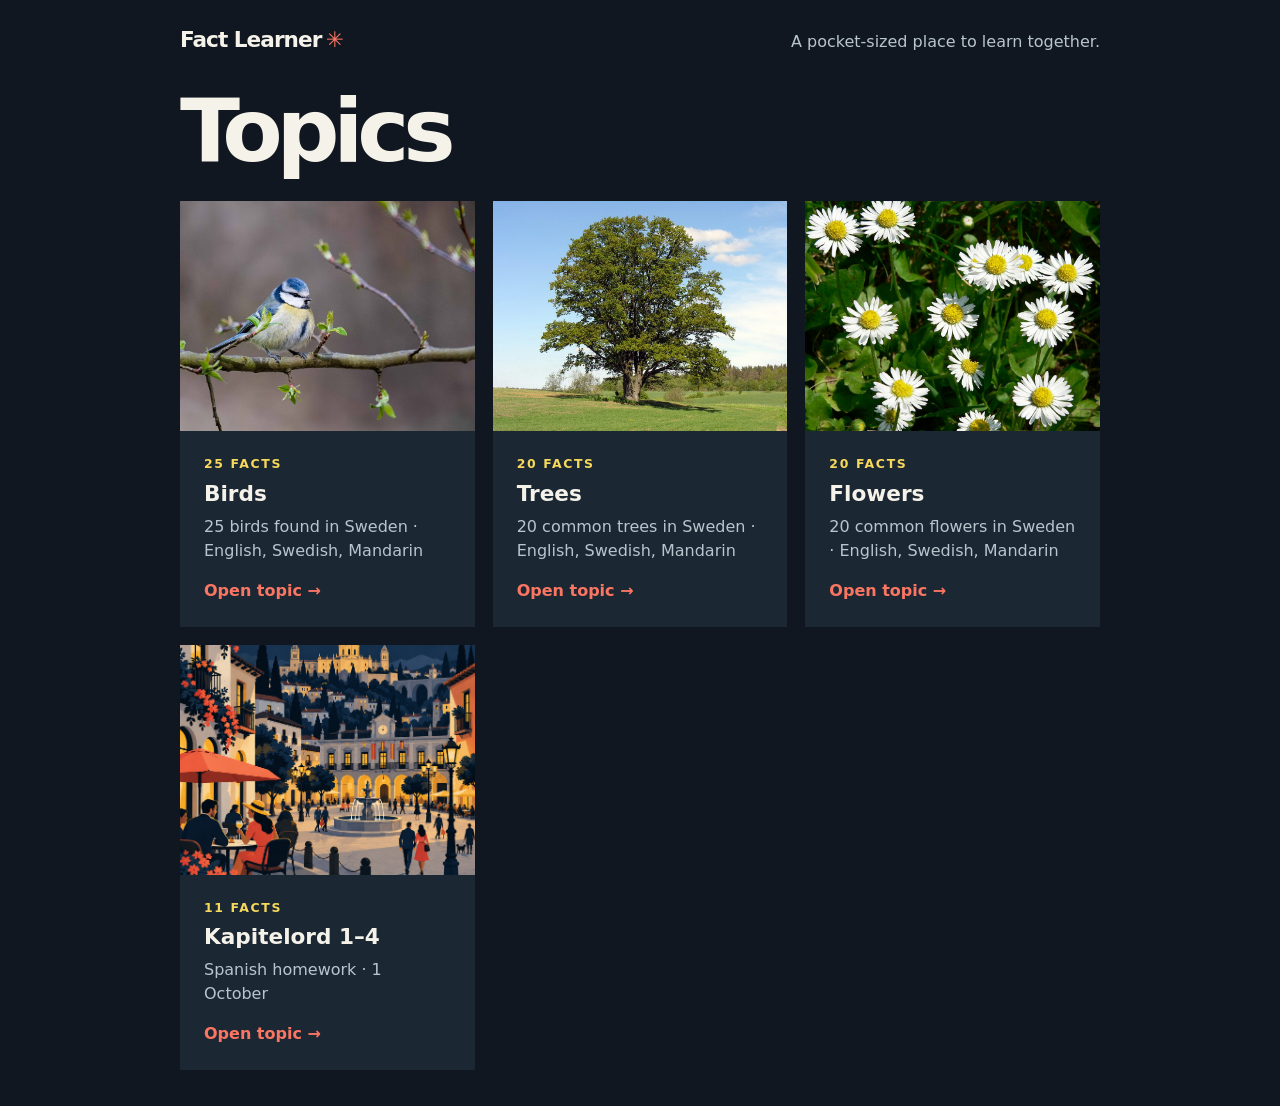
<file: index.html>
<!doctype html>
<html lang="en">
<head>
  <meta charset="utf-8">
  <meta name="viewport" content="width=device-width,initial-scale=1,viewport-fit=cover">
  <meta name="theme-color" content="#101720">
  <title>Fact Learner</title>
  <link rel="stylesheet" href="style.css">
</head>
<body>
  <div class="shell">
    <header class="site-header"><div class="brand">Fact Learner<span aria-hidden="true">✳</span></div><p>A pocket-sized place to learn together.</p></header>
    <main id="app"></main>
  </div>
  <script src="app.js"></script>
</body>
</html>
</file>
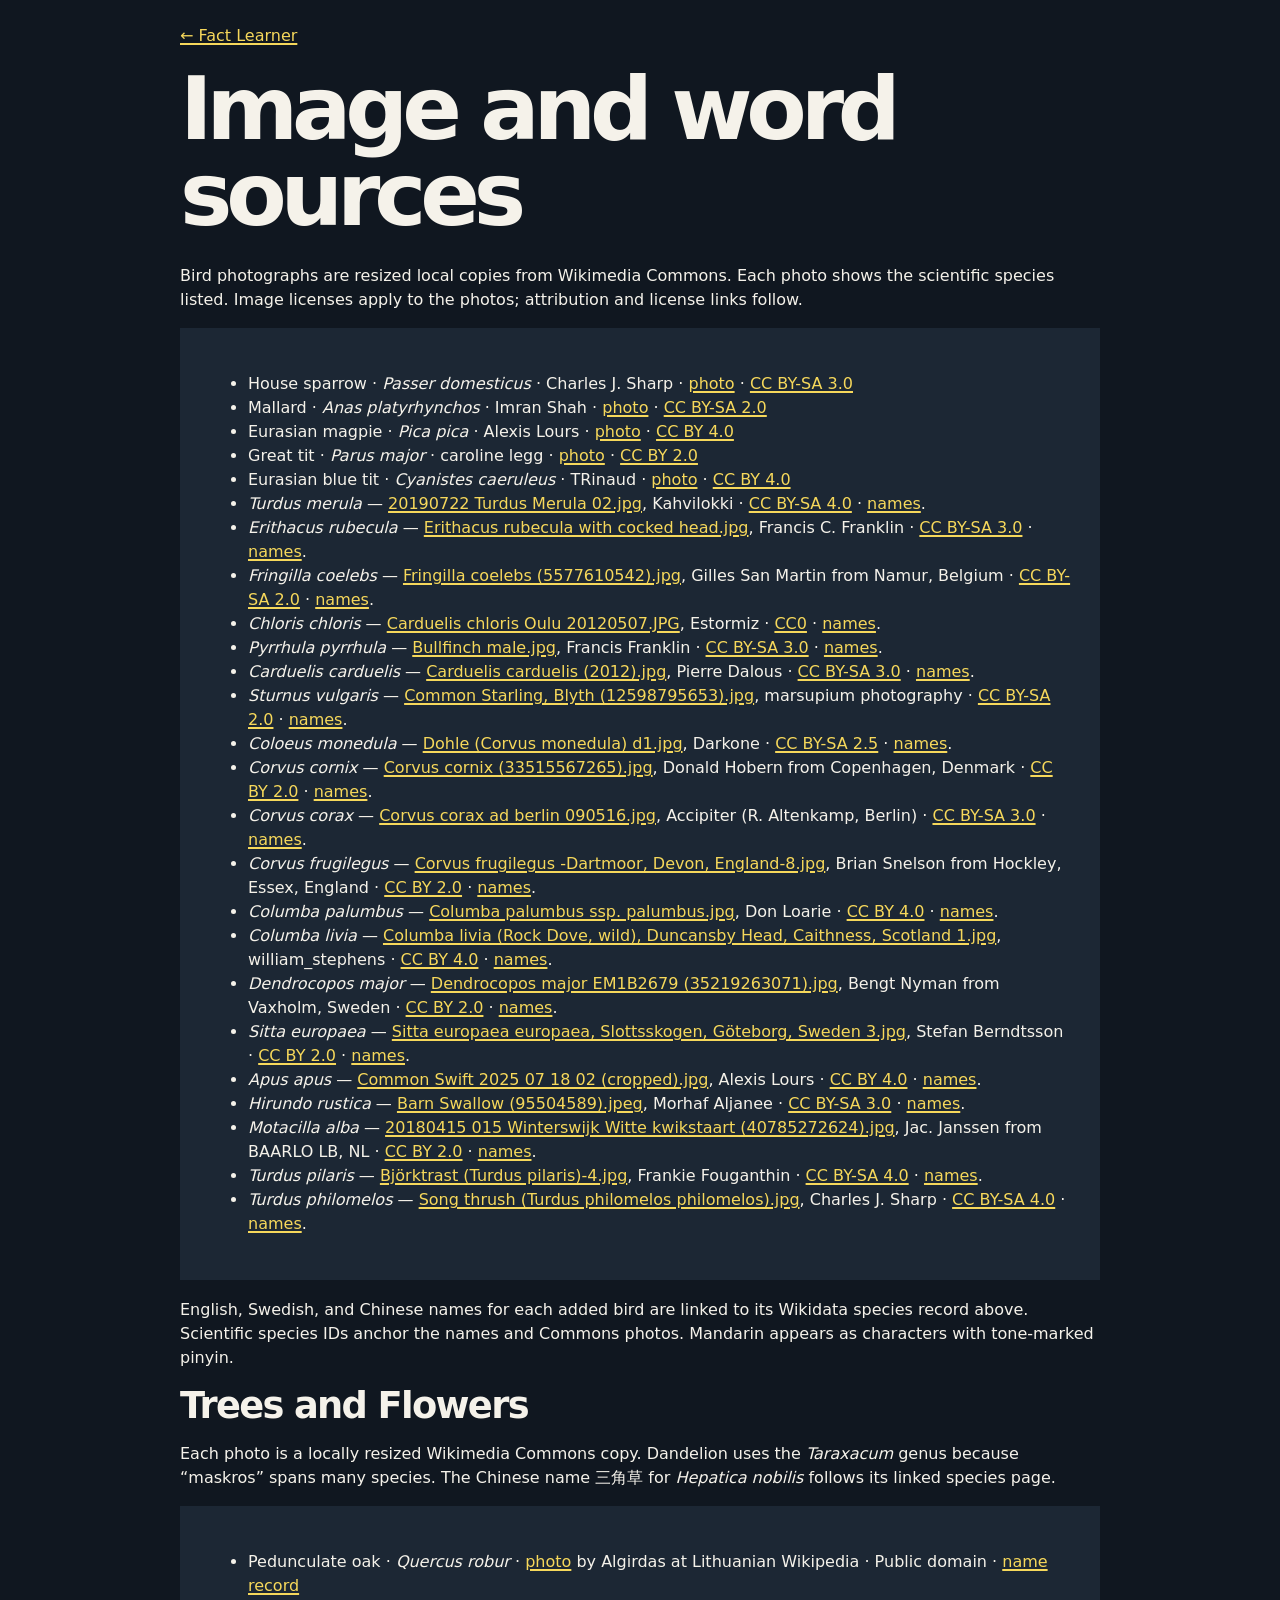
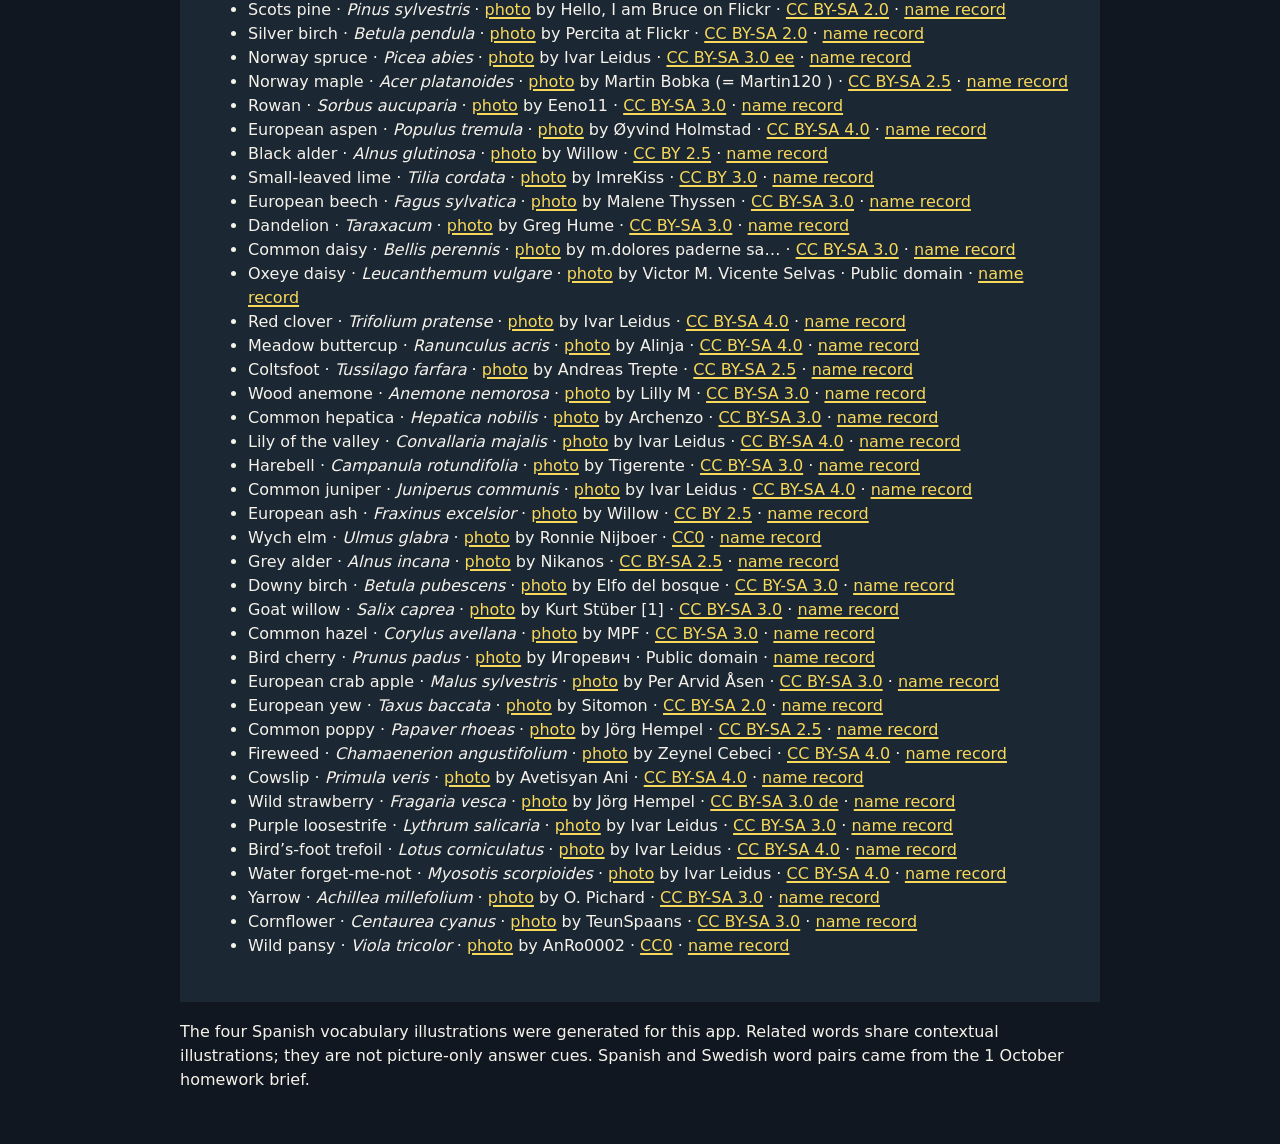
<file: credits.html>
<!doctype html><html lang="en"><head><meta charset="utf-8"><meta name="viewport" content="width=device-width,initial-scale=1"><link rel="stylesheet" href="style.css"><title>Image and word sources</title></head><body><main class="shell"><a href="index.html">← Fact Learner</a><h1>Image and word sources</h1><p>Bird photographs are resized local copies from Wikimedia Commons. Each photo shows the scientific species listed. Image licenses apply to the photos; attribution and license links follow.</p><div class="panel"><ul><li>House sparrow · <i>Passer domesticus</i> · Charles J. Sharp · <a href="https://commons.wikimedia.org/wiki/File:House_sparrow_(Passer_domesticus).jpg">photo</a> · <a href="https://creativecommons.org/licenses/by-sa/3.0/">CC BY-SA 3.0</a></li><li>Mallard · <i>Anas platyrhynchos</i> · Imran Shah · <a href="https://commons.wikimedia.org/wiki/File:Mallard_(Anas_platyrhynchos)_(26436726209).jpg">photo</a> · <a href="https://creativecommons.org/licenses/by-sa/2.0/">CC BY-SA 2.0</a></li><li>Eurasian magpie · <i>Pica pica</i> · Alexis Lours · <a href="https://commons.wikimedia.org/wiki/File:Eurasian_magpie_(Pica_pica).jpg">photo</a> · <a href="https://creativecommons.org/licenses/by/4.0/">CC BY 4.0</a></li><li>Great tit · <i>Parus major</i> · caroline legg · <a href="https://commons.wikimedia.org/wiki/File:Great_tit_-_Parus_major_(51988627968).jpg">photo</a> · <a href="https://creativecommons.org/licenses/by/2.0/">CC BY 2.0</a></li><li>Eurasian blue tit · <i>Cyanistes caeruleus</i> · TRinaud · <a href="https://commons.wikimedia.org/wiki/File:Eurasian_blue_tit_(Cyanistes_caeruleus)_2021.jpg">photo</a> · <a href="https://creativecommons.org/licenses/by/4.0/">CC BY 4.0</a></li><li><i>Turdus merula</i> — <a href="https://commons.wikimedia.org/wiki/File:20190722_Turdus_Merula_02.jpg">20190722 Turdus Merula 02.jpg</a>, Kahvilokki · <a href="https://creativecommons.org/licenses/by-sa-4.0/">CC BY-SA 4.0</a> · <a href="https://www.wikidata.org/entity/Q25234">names</a>.</li>
<li><i>Erithacus rubecula</i> — <a href="https://commons.wikimedia.org/wiki/File:Erithacus_rubecula_with_cocked_head.jpg">Erithacus rubecula with cocked head.jpg</a>, Francis C. Franklin · <a href="https://creativecommons.org/licenses/by-sa-3.0/">CC BY-SA 3.0</a> · <a href="https://www.wikidata.org/entity/Q25334">names</a>.</li>
<li><i>Fringilla coelebs</i> — <a href="https://commons.wikimedia.org/wiki/File:Fringilla_coelebs_(5577610542).jpg">Fringilla coelebs (5577610542).jpg</a>, Gilles San Martin from Namur, Belgium · <a href="https://creativecommons.org/licenses/by-sa-2.0/">CC BY-SA 2.0</a> · <a href="https://www.wikidata.org/entity/Q25383">names</a>.</li>
<li><i>Chloris chloris</i> — <a href="https://commons.wikimedia.org/wiki/File:Carduelis_chloris_Oulu_20120507.JPG">Carduelis chloris Oulu 20120507.JPG</a>, Estormiz · <a href="https://creativecommons.org/publicdomain/zero/1.0/">CC0</a> · <a href="https://www.wikidata.org/entity/Q27075785">names</a>.</li>
<li><i>Pyrrhula pyrrhula</i> — <a href="https://commons.wikimedia.org/wiki/File:Bullfinch_male.jpg">Bullfinch male.jpg</a>, Francis Franklin · <a href="https://creativecommons.org/licenses/by-sa-3.0/">CC BY-SA 3.0</a> · <a href="https://www.wikidata.org/entity/Q25382">names</a>.</li>
<li><i>Carduelis carduelis</i> — <a href="https://commons.wikimedia.org/wiki/File:Carduelis_carduelis_(2012).jpg">Carduelis carduelis (2012).jpg</a>, Pierre Dalous · <a href="https://creativecommons.org/licenses/by-sa-3.0/">CC BY-SA 3.0</a> · <a href="https://www.wikidata.org/entity/Q25418">names</a>.</li>
<li><i>Sturnus vulgaris</i> — <a href="https://commons.wikimedia.org/wiki/File:Common_Starling,_Blyth_(12598795653).jpg">Common Starling, Blyth (12598795653).jpg</a>, marsupium photography · <a href="https://creativecommons.org/licenses/by-sa-2.0/">CC BY-SA 2.0</a> · <a href="https://www.wikidata.org/entity/Q25469">names</a>.</li>
<li><i>Coloeus monedula</i> — <a href="https://commons.wikimedia.org/wiki/File:Dohle_(Corvus_monedula)_d1.jpg">Dohle (Corvus monedula) d1.jpg</a>, Darkone · <a href="https://creativecommons.org/licenses/by-sa-2.5/">CC BY-SA 2.5</a> · <a href="https://www.wikidata.org/entity/Q25345384">names</a>.</li>
<li><i>Corvus cornix</i> — <a href="https://commons.wikimedia.org/wiki/File:Corvus_cornix_(33515567265).jpg">Corvus cornix (33515567265).jpg</a>, Donald Hobern from Copenhagen, Denmark · <a href="https://creativecommons.org/licenses/by-2.0/">CC BY 2.0</a> · <a href="https://www.wikidata.org/entity/Q25405">names</a>.</li>
<li><i>Corvus corax</i> — <a href="https://commons.wikimedia.org/wiki/File:Corvus_corax_ad_berlin_090516.jpg">Corvus corax ad berlin 090516.jpg</a>, Accipiter (R. Altenkamp, Berlin) · <a href="https://creativecommons.org/licenses/by-sa-3.0/">CC BY-SA 3.0</a> · <a href="https://www.wikidata.org/entity/Q25357">names</a>.</li>
<li><i>Corvus frugilegus</i> — <a href="https://commons.wikimedia.org/wiki/File:Corvus_frugilegus_-Dartmoor,_Devon,_England-8.jpg">Corvus frugilegus -Dartmoor, Devon, England-8.jpg</a>, Brian Snelson from Hockley, Essex, England · <a href="https://creativecommons.org/licenses/by-2.0/">CC BY 2.0</a> · <a href="https://www.wikidata.org/entity/Q25386">names</a>.</li>
<li><i>Columba palumbus</i> — <a href="https://commons.wikimedia.org/wiki/File:Columba_palumbus_ssp._palumbus.jpg">Columba palumbus ssp. palumbus.jpg</a>, Don Loarie · <a href="https://creativecommons.org/licenses/by-4.0/">CC BY 4.0</a> · <a href="https://www.wikidata.org/entity/Q26026">names</a>.</li>
<li><i>Columba livia</i> — <a href="https://commons.wikimedia.org/wiki/File:Columba_livia_(Rock_Dove,_wild),_Duncansby_Head,_Caithness,_Scotland_1.jpg">Columba livia (Rock Dove, wild), Duncansby Head, Caithness, Scotland 1.jpg</a>, william_stephens · <a href="https://creativecommons.org/licenses/by-4.0/">CC BY 4.0</a> · <a href="https://www.wikidata.org/entity/Q42326">names</a>.</li>
<li><i>Dendrocopos major</i> — <a href="https://commons.wikimedia.org/wiki/File:Dendrocopos_major_EM1B2679_(35219263071).jpg">Dendrocopos major EM1B2679 (35219263071).jpg</a>, Bengt Nyman from Vaxholm, Sweden · <a href="https://creativecommons.org/licenses/by-2.0/">CC BY 2.0</a> · <a href="https://www.wikidata.org/entity/Q26209">names</a>.</li>
<li><i>Sitta europaea</i> — <a href="https://commons.wikimedia.org/wiki/File:Sitta_europaea_europaea,_Slottsskogen,_G%C3%B6teborg,_Sweden_3.jpg">Sitta europaea europaea, Slottsskogen, Göteborg, Sweden 3.jpg</a>, Stefan Berndtsson · <a href="https://creativecommons.org/licenses/by-2.0/">CC BY 2.0</a> · <a href="https://www.wikidata.org/entity/Q156767">names</a>.</li>
<li><i>Apus apus</i> — <a href="https://commons.wikimedia.org/wiki/File:Common_Swift_2025_07_18_02_(cropped).jpg">Common Swift 2025 07 18 02 (cropped).jpg</a>, Alexis Lours · <a href="https://creativecommons.org/licenses/by-4.0/">CC BY 4.0</a> · <a href="https://www.wikidata.org/entity/Q25377">names</a>.</li>
<li><i>Hirundo rustica</i> — <a href="https://commons.wikimedia.org/wiki/File:Barn_Swallow_(95504589).jpeg">Barn Swallow (95504589).jpeg</a>, Morhaf Aljanee · <a href="https://creativecommons.org/licenses/by-sa-3.0/">CC BY-SA 3.0</a> · <a href="https://www.wikidata.org/entity/Q25429">names</a>.</li>
<li><i>Motacilla alba</i> — <a href="https://commons.wikimedia.org/wiki/File:20180415_015_Winterswijk_Witte_kwikstaart_(40785272624).jpg">20180415 015 Winterswijk Witte kwikstaart (40785272624).jpg</a>, Jac. Janssen from BAARLO LB, NL · <a href="https://creativecommons.org/licenses/by-2.0/">CC BY 2.0</a> · <a href="https://www.wikidata.org/entity/Q25399">names</a>.</li>
<li><i>Turdus pilaris</i> — <a href="https://commons.wikimedia.org/wiki/File:Bj%C3%B6rktrast_(Turdus_pilaris)-4.jpg">Björktrast (Turdus pilaris)-4.jpg</a>, Frankie Fouganthin · <a href="https://creativecommons.org/licenses/by-sa-4.0/">CC BY-SA 4.0</a> · <a href="https://www.wikidata.org/entity/Q25777">names</a>.</li>
<li><i>Turdus philomelos</i> — <a href="https://commons.wikimedia.org/wiki/File:Song_thrush_(Turdus_philomelos_philomelos).jpg">Song thrush (Turdus philomelos philomelos).jpg</a>, Charles J. Sharp · <a href="https://creativecommons.org/licenses/by-sa-4.0/">CC BY-SA 4.0</a> · <a href="https://www.wikidata.org/entity/Q26349">names</a>.</li>
</ul></div><p>English, Swedish, and Chinese names for each added bird are linked to its Wikidata species record above. Scientific species IDs anchor the names and Commons photos. Mandarin appears as characters with tone-marked pinyin.</p><h2>Trees and Flowers</h2><p>Each photo is a locally resized Wikimedia Commons copy. Dandelion uses the <i>Taraxacum</i> genus because “maskros” spans many species. The Chinese name 三角草 for <i>Hepatica nobilis</i> follows its linked species page.</p><div class="panel"><ul><li>Pedunculate oak · <i>Quercus robur</i> · <a href="https://commons.wikimedia.org/wiki/File:Paprastasis_azuolas.JPG">photo</a> by Algirdas at Lithuanian Wikipedia · Public domain · <a href="https://www.wikidata.org/entity/Q165145">name record</a></li><li>Scots pine · <i>Pinus sylvestris</i> · <a href="https://commons.wikimedia.org/wiki/File:Pinus_sylvestris_Glenmuick.jpg">photo</a> by Hello, I am Bruce on Flickr · <a href="https://creativecommons.org/licenses/by-sa-2.0/">CC BY-SA 2.0</a> · <a href="https://www.wikidata.org/entity/Q133128">name record</a></li><li>Silver birch · <i>Betula pendula</i> · <a href="https://commons.wikimedia.org/wiki/File:Betula_pendula_Finland.jpg">photo</a> by Percita at Flickr · <a href="https://creativecommons.org/licenses/by-sa-2.0/">CC BY-SA 2.0</a> · <a href="https://www.wikidata.org/entity/Q156895">name record</a></li><li>Norway spruce · <i>Picea abies</i> · <a href="https://commons.wikimedia.org/wiki/File:Kuusk_Keila-Paldiski_rdt_%C3%A4%C3%A4res.jpg">photo</a> by Ivar Leidus · <a href="https://creativecommons.org/licenses/by-sa-3.0-ee/">CC BY-SA 3.0 ee</a> · <a href="https://www.wikidata.org/entity/Q145992">name record</a></li><li>Norway maple · <i>Acer platanoides</i> · <a href="https://commons.wikimedia.org/wiki/File:Spitz-Ahorn(mbo).jpg">photo</a> by Martin Bobka (= Martin120 ) · <a href="https://creativecommons.org/licenses/by-sa-2.5/">CC BY-SA 2.5</a> · <a href="https://www.wikidata.org/entity/Q26745">name record</a></li><li>Rowan · <i>Sorbus aucuparia</i> · <a href="https://commons.wikimedia.org/wiki/File:Rowan_tree_20081002b.jpg">photo</a> by Eeno11 · <a href="https://creativecommons.org/licenses/by-sa-3.0/">CC BY-SA 3.0</a> · <a href="https://www.wikidata.org/entity/Q146198">name record</a></li><li>European aspen · <i>Populus tremula</i> · <a href="https://commons.wikimedia.org/wiki/File:Ospeholt_i_Hurdal.JPG">photo</a> by Øyvind Holmstad · <a href="https://creativecommons.org/licenses/by-sa-4.0/">CC BY-SA 4.0</a> · <a href="https://www.wikidata.org/entity/Q146110">name record</a></li><li>Black alder · <i>Alnus glutinosa</i> · <a href="https://commons.wikimedia.org/wiki/File:Alnus_glutinosa_011.jpg">photo</a> by Willow · <a href="https://creativecommons.org/licenses/by-2.5/">CC BY 2.5</a> · <a href="https://www.wikidata.org/entity/Q156904">name record</a></li><li>Small-leaved lime · <i>Tilia cordata</i> · <a href="https://commons.wikimedia.org/wiki/File:Tilia_cordata,_Lipa2009.jpg">photo</a> by ImreKiss · <a href="https://creativecommons.org/licenses/by-3.0/">CC BY 3.0</a> · <a href="https://www.wikidata.org/entity/Q158746">name record</a></li><li>European beech · <i>Fagus sylvatica</i> · <a href="https://commons.wikimedia.org/wiki/File:Grib_skov.jpg">photo</a> by Malene Thyssen · <a href="https://creativecommons.org/licenses/by-sa-3.0/">CC BY-SA 3.0</a> · <a href="https://www.wikidata.org/entity/Q146149">name record</a></li><li>Dandelion · <i>Taraxacum</i> · <a href="https://commons.wikimedia.org/wiki/File:DandelionFlower.jpg">photo</a> by Greg Hume · <a href="https://creativecommons.org/licenses/by-sa-3.0/">CC BY-SA 3.0</a> · <a href="https://www.wikidata.org/entity/Q30024">name record</a></li><li>Common daisy · <i>Bellis perennis</i> · <a href="https://commons.wikimedia.org/wiki/File:Belis_peremnis_-_panoramio.jpg">photo</a> by m.dolores paderne sa… · <a href="https://creativecommons.org/licenses/by-sa-3.0/">CC BY-SA 3.0</a> · <a href="https://www.wikidata.org/entity/Q26158">name record</a></li><li>Oxeye daisy · <i>Leucanthemum vulgare</i> · <a href="https://commons.wikimedia.org/wiki/File:Leucanthemum_vulgare15.06.07.JPG">photo</a> by Victor M. Vicente Selvas · Public domain · <a href="https://www.wikidata.org/entity/Q27164">name record</a></li><li>Red clover · <i>Trifolium pratense</i> · <a href="https://commons.wikimedia.org/wiki/File:Trifolium_pratense_-_Keila2.jpg">photo</a> by Ivar Leidus · <a href="https://creativecommons.org/licenses/by-sa-4.0/">CC BY-SA 4.0</a> · <a href="https://www.wikidata.org/entity/Q156635">name record</a></li><li>Meadow buttercup · <i>Ranunculus acris</i> · <a href="https://commons.wikimedia.org/wiki/File:Ranunculus_acris_niittyleinikki.jpg">photo</a> by Alinja · <a href="https://creativecommons.org/licenses/by-sa-4.0/">CC BY-SA 4.0</a> · <a href="https://www.wikidata.org/entity/Q157563">name record</a></li><li>Coltsfoot · <i>Tussilago farfara</i> · <a href="https://commons.wikimedia.org/wiki/File:Coltsfoot.jpg">photo</a> by Andreas Trepte · <a href="https://creativecommons.org/licenses/by-sa-2.5/">CC BY-SA 2.5</a> · <a href="https://www.wikidata.org/entity/Q26302">name record</a></li><li>Wood anemone · <i>Anemone nemorosa</i> · <a href="https://commons.wikimedia.org/wiki/File:Anemone_nemorosa_001.JPG">photo</a> by Lilly M · <a href="https://creativecommons.org/licenses/by-sa-3.0/">CC BY-SA 3.0</a> · <a href="https://www.wikidata.org/entity/Q161056">name record</a></li><li>Common hepatica · <i>Hepatica nobilis</i> · <a href="https://commons.wikimedia.org/wiki/File:Hepatica_nobilis_plant.JPG">photo</a> by Archenzo · <a href="https://creativecommons.org/licenses/by-sa-3.0/">CC BY-SA 3.0</a> · <a href="https://zh.wikipedia.org/wiki/%E4%B8%89%E8%A7%92%E8%8D%89">name record</a></li><li>Lily of the valley · <i>Convallaria majalis</i> · <a href="https://commons.wikimedia.org/wiki/File:Convallaria_majalis_inflorescence_-_Keila.jpg">photo</a> by Ivar Leidus · <a href="https://creativecommons.org/licenses/by-sa-4.0/">CC BY-SA 4.0</a> · <a href="https://www.wikidata.org/entity/Q101711">name record</a></li><li>Harebell · <i>Campanula rotundifolia</i> · <a href="https://commons.wikimedia.org/wiki/File:Campanula_rotondifolia.jpg">photo</a> by Tigerente · <a href="https://creativecommons.org/licenses/by-sa-3.0/">CC BY-SA 3.0</a> · <a href="https://www.wikidata.org/entity/Q27989">name record</a></li><li>Common juniper · <i>Juniperus communis</i> · <a href="https://commons.wikimedia.org/wiki/File:Juniperus_communis_fruits_-_Keila.jpg">photo</a> by Ivar Leidus · <a href="https://creativecommons.org/licenses/by-sa-4.0/">CC BY-SA 4.0</a> · <a href="https://www.wikidata.org/entity/Q26325">name record</a></li><li>European ash · <i>Fraxinus excelsior</i> · <a href="https://commons.wikimedia.org/wiki/File:Fraxinus_excelsior_001.jpg">photo</a> by Willow · <a href="https://creativecommons.org/licenses/by-2.5/">CC BY 2.5</a> · <a href="https://www.wikidata.org/entity/Q156907">name record</a></li><li>Wych elm · <i>Ulmus glabra</i> · <a href="https://commons.wikimedia.org/wiki/File:RN_Ulmus_glabra_(alnarp_sweden).jpg">photo</a> by Ronnie Nijboer · <a href="https://creativecommons.org/licenses/cc0/">CC0</a> · <a href="https://www.wikidata.org/entity/Q147498">name record</a></li><li>Grey alder · <i>Alnus incana</i> · <a href="https://commons.wikimedia.org/wiki/File:Alnus_incana_003.jpg">photo</a> by Nikanos · <a href="https://creativecommons.org/licenses/by-sa-2.5/">CC BY-SA 2.5</a> · <a href="https://www.wikidata.org/entity/Q157641">name record</a></li><li>Downy birch · <i>Betula pubescens</i> · <a href="https://commons.wikimedia.org/wiki/File:Abedulpubescente.jpg">photo</a> by Elfo del bosque · <a href="https://creativecommons.org/licenses/by-sa-3.0/">CC BY-SA 3.0</a> · <a href="https://www.wikidata.org/entity/Q157624">name record</a></li><li>Goat willow · <i>Salix caprea</i> · <a href="https://commons.wikimedia.org/wiki/File:Salix_caprea8.jpg">photo</a> by Kurt Stüber [1] · <a href="https://creativecommons.org/licenses/by-sa-3.0/">CC BY-SA 3.0</a> · <a href="https://www.wikidata.org/entity/Q159565">name record</a></li><li>Common hazel · <i>Corylus avellana</i> · <a href="https://commons.wikimedia.org/wiki/File:Corylus_avellana_shrub.jpg">photo</a> by MPF · <a href="https://creativecommons.org/licenses/by-sa-3.0/">CC BY-SA 3.0</a> · <a href="https://www.wikidata.org/entity/Q124969">name record</a></li><li>Bird cherry · <i>Prunus padus</i> · <a href="https://commons.wikimedia.org/wiki/File:Bird_cherry_tree_1.jpg">photo</a> by Игоревич · Public domain · <a href="https://www.wikidata.org/entity/Q165424">name record</a></li><li>European crab apple · <i>Malus sylvestris</i> · <a href="https://commons.wikimedia.org/wiki/File:Malus_sylvestris_(villeple)_tre.jpg">photo</a> by Per Arvid Åsen · <a href="https://creativecommons.org/licenses/by-sa-3.0/">CC BY-SA 3.0</a> · <a href="https://www.wikidata.org/entity/Q47161">name record</a></li><li>European yew · <i>Taxus baccata</i> · <a href="https://commons.wikimedia.org/wiki/File:Taxus_baccata_tree.jpg">photo</a> by Sitomon · <a href="https://creativecommons.org/licenses/by-sa-2.0/">CC BY-SA 2.0</a> · <a href="https://www.wikidata.org/entity/Q179729">name record</a></li><li>Common poppy · <i>Papaver rhoeas</i> · <a href="https://commons.wikimedia.org/wiki/File:Papaver_rhoeas_LC0050.jpg">photo</a> by Jörg Hempel · <a href="https://creativecommons.org/licenses/by-sa-2.5/">CC BY-SA 2.5</a> · <a href="https://www.wikidata.org/entity/Q130201">name record</a></li><li>Fireweed · <i>Chamaenerion angustifolium</i> · <a href="https://commons.wikimedia.org/wiki/File:Chamerion_angustifolium_-_Fireweed_01.jpg">photo</a> by Zeynel Cebeci · <a href="https://creativecommons.org/licenses/by-sa-4.0/">CC BY-SA 4.0</a> · <a href="https://www.wikidata.org/entity/Q160104">name record</a></li><li>Cowslip · <i>Primula veris</i> · <a href="https://commons.wikimedia.org/wiki/File:Common_Cowslip.jpg">photo</a> by Avetisyan Ani · <a href="https://creativecommons.org/licenses/by-sa-4.0/">CC BY-SA 4.0</a> · <a href="https://www.wikidata.org/entity/Q157552">name record</a></li><li>Wild strawberry · <i>Fragaria vesca</i> · <a href="https://commons.wikimedia.org/wiki/File:Fragaria_vesca_LC0389.jpg">photo</a> by Jörg Hempel · <a href="https://creativecommons.org/licenses/by-sa-3.0-de/">CC BY-SA 3.0 de</a> · <a href="https://www.wikidata.org/entity/Q146684">name record</a></li><li>Purple loosestrife · <i>Lythrum salicaria</i> · <a href="https://commons.wikimedia.org/wiki/File:Lythrum_salicaria_-_harilik_kukesaba.jpg">photo</a> by Ivar Leidus · <a href="https://creativecommons.org/licenses/by-sa-3.0/">CC BY-SA 3.0</a> · <a href="https://www.wikidata.org/entity/Q157513">name record</a></li><li>Bird’s-foot trefoil · <i>Lotus corniculatus</i> · <a href="https://commons.wikimedia.org/wiki/File:Lotus_corniculatus_infloerscence_-_Keila.jpg">photo</a> by Ivar Leidus · <a href="https://creativecommons.org/licenses/by-sa-4.0/">CC BY-SA 4.0</a> · <a href="https://www.wikidata.org/entity/Q29907">name record</a></li><li>Water forget-me-not · <i>Myosotis scorpioides</i> · <a href="https://commons.wikimedia.org/wiki/File:Myosotis_scorpioides_-_Niitv%C3%A4lja_bog.jpg">photo</a> by Ivar Leidus · <a href="https://creativecommons.org/licenses/by-sa-4.0/">CC BY-SA 4.0</a> · <a href="https://www.wikidata.org/entity/Q147165">name record</a></li><li>Yarrow · <i>Achillea millefolium</i> · <a href="https://commons.wikimedia.org/wiki/File:Achillea_millefolium_vallee-de-grace-amiens_80_22062007_1.jpg">photo</a> by O. Pichard · <a href="https://creativecommons.org/licenses/by-sa-3.0/">CC BY-SA 3.0</a> · <a href="https://www.wikidata.org/entity/Q25408">name record</a></li><li>Cornflower · <i>Centaurea cyanus</i> · <a href="https://commons.wikimedia.org/wiki/File:CentaureaCyanus-bloem-kl.jpg">photo</a> by TeunSpaans · <a href="https://creativecommons.org/licenses/by-sa-3.0/">CC BY-SA 3.0</a> · <a href="https://www.wikidata.org/entity/Q156921">name record</a></li><li>Wild pansy · <i>Viola tricolor</i> · <a href="https://commons.wikimedia.org/wiki/File:20180612Viola_tricolor2.jpg">photo</a> by AnRo0002 · <a href="https://creativecommons.org/licenses/cc0/">CC0</a> · <a href="https://www.wikidata.org/entity/Q190326">name record</a></li></ul></div><p>The four Spanish vocabulary illustrations were generated for this app. Related words share contextual illustrations; they are not picture-only answer cues. Spanish and Swedish word pairs came from the 1 October homework brief.</p></main></body></html>
</file>
<file: style.css>
:root{color-scheme:dark;--bg:#101720;--surface:#1c2734;--surface2:#283748;--text:#f5f2ea;--muted:#b9c5cd;--yellow:#f6d85b;--coral:#fa7662;--focus:#8bd8ff}
*{box-sizing:border-box}
body{margin:0;background:var(--bg);color:var(--text);font:16px/1.5 Inter,ui-sans-serif,system-ui,-apple-system,Segoe UI,sans-serif}
button,input,select{font:inherit}button{cursor:pointer}
button:focus-visible,input:focus-visible,select:focus-visible,a:focus-visible{outline:3px solid var(--focus);outline-offset:3px}
.shell{max-width:1000px;margin:auto;padding:calc(24px + env(safe-area-inset-top)) clamp(16px,4vw,40px) calc(36px + env(safe-area-inset-bottom))}
.site-header{display:flex;align-items:baseline;justify-content:space-between;gap:18px;margin-bottom:32px}.site-header p{margin:0;color:var(--muted)}.brand{font-weight:900;letter-spacing:-.045em;font-size:1.35rem}.brand span{color:var(--coral);padding-left:.2em}
h1{font-size:clamp(2.6rem,8vw,5.5rem);line-height:.98;letter-spacing:-.07em;margin:.2em 0 .3em}h2{font-size:clamp(1.6rem,4vw,2.3rem);line-height:1.08;letter-spacing:-.045em;margin:0 0 .4em}h3{font-size:1.35rem;line-height:1.15;letter-spacing:-.03em;margin:.25em 0}p,h1,h2,h3{overflow-wrap:break-word}.eyebrow{color:var(--yellow);font-weight:850;font-size:.78rem;letter-spacing:.13em;text-transform:uppercase}.lead{font-size:1.1rem;color:var(--muted);max-width:64ch;margin:.5em 0 1.5em}.muted,.meta,.credit,footer{color:var(--muted)}.small{font-size:.88rem}
.hero{background:var(--surface);padding:clamp(24px,5vw,48px);margin-bottom:32px;position:relative;overflow:hidden}.hero:after{content:'✳';color:rgba(250,118,98,.16);font-size:clamp(12rem,36vw,26rem);line-height:1;position:absolute;right:-.1em;bottom:-.42em;pointer-events:none}.hero>*{position:relative;z-index:1}.hero p:last-child{max-width:34ch;font-size:1.1rem;margin-bottom:0}
.topic-grid,.grid{display:grid;grid-template-columns:repeat(auto-fit,minmax(260px,1fr));gap:18px}.topic,.panel,.bird{background:var(--surface)}.topic{overflow:hidden}.topic img{display:block;width:100%;height:230px;object-fit:cover}.topic-body{padding:24px}.topic-body p{color:var(--muted);margin:.5em 0 1em}.topic-body .eyebrow{color:var(--yellow);margin:0}.topic-actions,.row{display:flex;flex-wrap:wrap;gap:10px;align-items:center}.topic-actions{margin-top:18px}.panel,.bird{padding:clamp(18px,3vw,28px);margin-bottom:18px}.bird{margin:0}.bird img,.hero-img{display:block;width:100%;aspect-ratio:4/3;object-fit:cover;background:var(--surface2)}.bird img{aspect-ratio:5/4}.meta{font-size:.9rem;margin:0 0 12px}.names{display:grid;grid-template-columns:minmax(110px,auto) 1fr;gap:6px 14px;margin:16px 0}.names dt{color:var(--muted)}.names dd{margin:0;font-weight:750}.credit{font-size:.82rem;margin-bottom:0}a{color:var(--yellow);text-decoration-thickness:1.5px;text-underline-offset:2px}
.topic{display:block;width:100%;padding:0;border:0;color:var(--text);text-align:left;cursor:pointer}.topic:hover{background:var(--surface2)}.topic:focus-visible{outline:3px solid var(--focus);outline-offset:3px}.topic-body{display:grid;gap:8px}.topic-title{font-size:1.35rem;font-weight:850;line-height:1.15}.topic-subtitle{color:var(--muted)}.topic-open{color:var(--coral);font-weight:850;margin-top:8px}
.btn{display:inline-flex;align-items:center;justify-content:center;min-height:46px;background:var(--coral);color:#1b1b1d;border:0;padding:10px 17px;font-weight:850;text-decoration:none}.btn:hover{background:#ff9a82}.btn.secondary{background:var(--surface2);color:var(--text)}.btn.secondary:hover{background:#36495d}.btn.quiet{background:transparent;color:var(--muted);padding-left:0}.btn:disabled{opacity:.45;cursor:not-allowed}input,select{background:var(--surface2);color:var(--text);border:0;padding:11px;max-width:100%}label{display:grid;gap:6px;font-weight:750}.stack{display:grid;gap:18px}.progress{display:inline-block;background:var(--yellow);color:#171c22;padding:5px 10px;font-size:.84rem;font-weight:850}.topic-nav{display:flex;gap:8px;flex-wrap:wrap;margin:14px 0 28px}.topic-nav .btn{min-height:40px}.back{color:var(--muted);background:none;border:0;padding:4px 0;margin-bottom:18px;font-weight:750}.back:hover{color:var(--text)}
.scores{display:grid;grid-template-columns:1fr 1fr;gap:10px}.score{background:var(--surface2);padding:16px}.score.turn{background:#50383c}.score strong{display:block;font-size:2.4rem;line-height:1.1}.badge{display:inline-block;background:var(--coral);color:#1b1b1d;padding:3px 8px;font-size:.73rem;font-weight:850;margin-bottom:7px}.language{display:flex;gap:8px;align-items:center;flex-wrap:wrap;padding:15px 0}.language:nth-child(even){background:var(--surface2)}.language>span{min-width:135px;font-weight:800}.language .btn{padding:7px 11px}.language em{color:var(--muted)}.status{min-height:1.5em;color:var(--yellow);font-weight:750}.match-photo .hero-img{max-height:400px}.photo-label{display:inline-block;background:var(--yellow);color:#171c22;padding:5px 9px;font-weight:800;margin-bottom:10px}
.practice-view .shell{max-width:none;padding:0;min-height:100dvh}.practice-view .site-header,.practice-view footer{display:none}.practice-shell{max-width:760px;min-height:100dvh;margin:auto;padding:calc(18px + env(safe-area-inset-top)) clamp(18px,4vw,40px) calc(22px + env(safe-area-inset-bottom));display:flex;flex-direction:column;gap:16px}.practice-head{display:flex;align-items:center;justify-content:space-between;gap:12px}.practice-head .back{margin:0}.practice-shell .hero-img{max-height:min(43vh,460px);min-height:180px}.practice-prompt{font-size:clamp(1.5rem,5vw,2.6rem);font-weight:850;letter-spacing:-.04em;line-height:1.12;margin:0}.practice-reveal{background:var(--surface);padding:18px}.practice-actions{display:flex;gap:10px;flex-wrap:wrap;margin-top:auto}.practice-actions .btn{flex:1 1 150px}.practice-count{color:var(--muted);font-weight:750}footer{font-size:.85rem;margin-top:30px}
@media(max-width:600px){.site-header{display:block}.site-header p{margin:.2em 0 0}.topic-grid,.grid{grid-template-columns:1fr}.topic img{height:190px}.scores{gap:7px}.score{padding:11px}.language>span{width:100%}.row .btn{flex:1 1 auto}.topic-nav .btn{flex:1 1 auto}}
</file>
